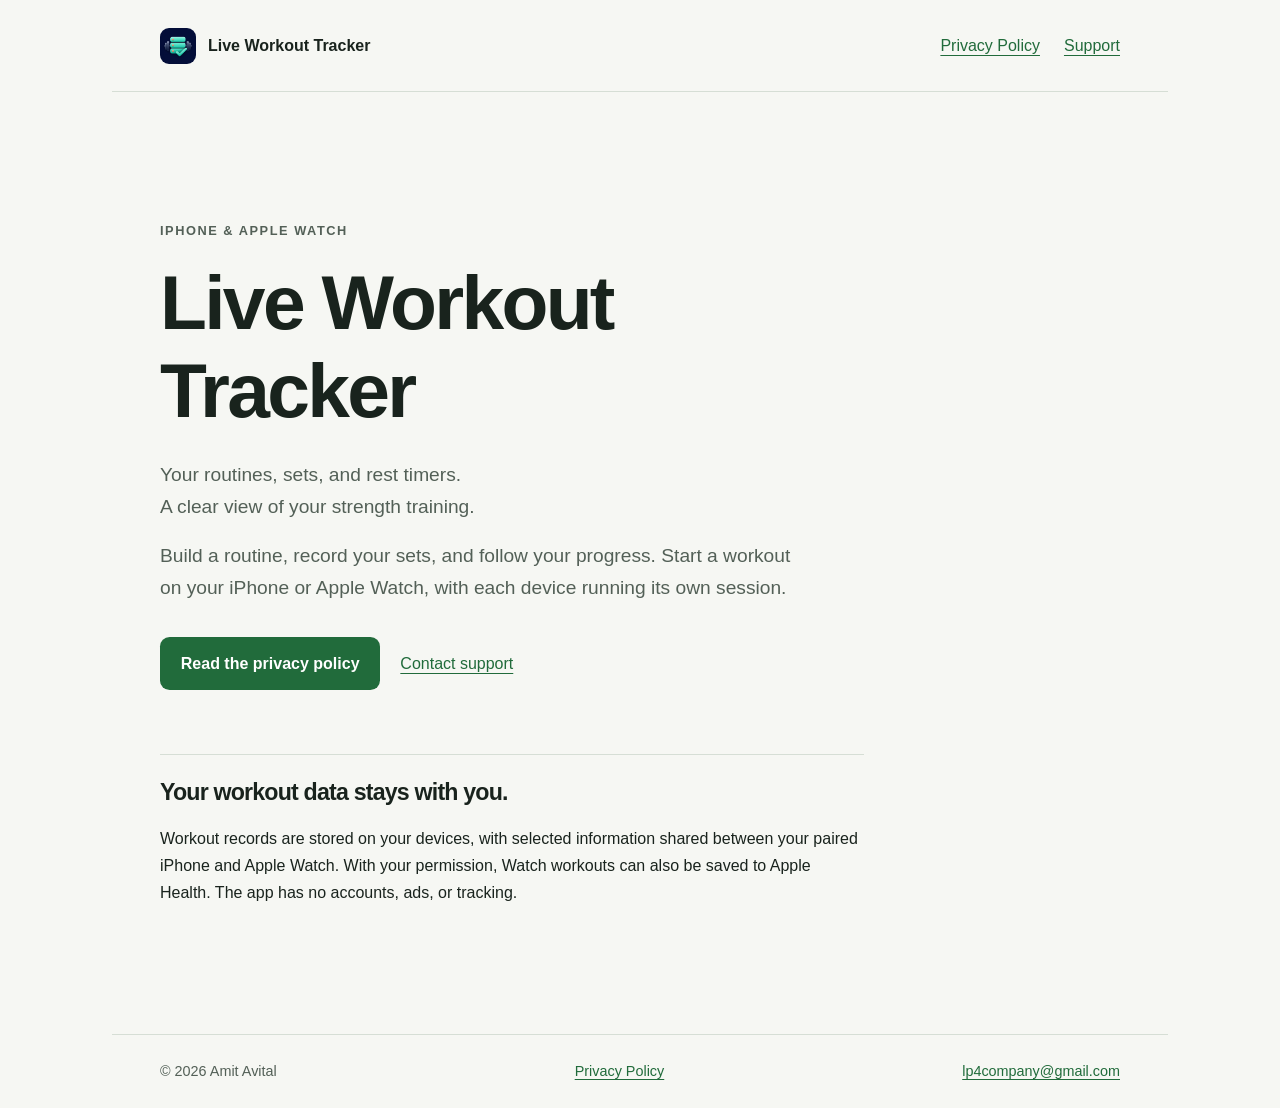
<file: index.html>
<!doctype html>
<html lang="en">
<head>
  <meta charset="utf-8">
  <meta name="viewport" content="width=device-width, initial-scale=1">
  <meta name="description" content="Track strength workouts, sets, and rest on iPhone and Apple Watch. Read the Live Workout Tracker privacy policy or contact support.">
  <meta name="referrer" content="no-referrer">
  <title>Live Workout Tracker — iPhone & Apple Watch</title>
  <link rel="canonical" href="https://amit-avital.github.io/live-workout-tracker/">
  <link rel="icon" type="image/png" href="./assets/app-icon.png">
  <link rel="stylesheet" href="./assets/styles.css">
</head>
<body>
  <a class="skip-link" href="#main">Skip to content</a>
  <header class="site-header">
    <a class="brand" href="./"><img src="./assets/app-icon.png" alt="" width="36" height="36">Live Workout Tracker</a>
    <nav aria-label="Main navigation"><a href="./privacy/">Privacy Policy</a><a href="./contact/">Support</a></nav>
  </header>
  <main id="main" tabindex="-1" class="">
    <section class="intro" aria-labelledby="app-title">
      <p class="eyebrow">iPhone &amp; Apple Watch</p>
      <h1 id="app-title">Live Workout Tracker</h1>
      <p>Your routines, sets, and rest timers.<br>A clear view of your strength training.</p>
      <p>Build a routine, record your sets, and follow your progress. Start a workout on your iPhone or Apple Watch, with each device running its own session.</p>
      <div class="actions"><a class="button" href="./privacy/">Read the privacy policy</a><a href="./contact/">Contact support</a></div>
    </section>
    <section class="privacy-note" aria-labelledby="privacy-title">
      <h2 id="privacy-title">Your workout data stays with you.</h2>
      <p>Workout records are stored on your devices, with selected information shared between your paired iPhone and Apple Watch. With your permission, Watch workouts can also be saved to Apple Health. The app has no accounts, ads, or tracking.</p>
    </section>
  </main>
  <footer class="site-footer"><span>© 2026 Amit Avital</span><a href="./privacy/">Privacy Policy</a><a href="./contact/">lp4company@gmail.com</a></footer>
</body>
</html>
</file>
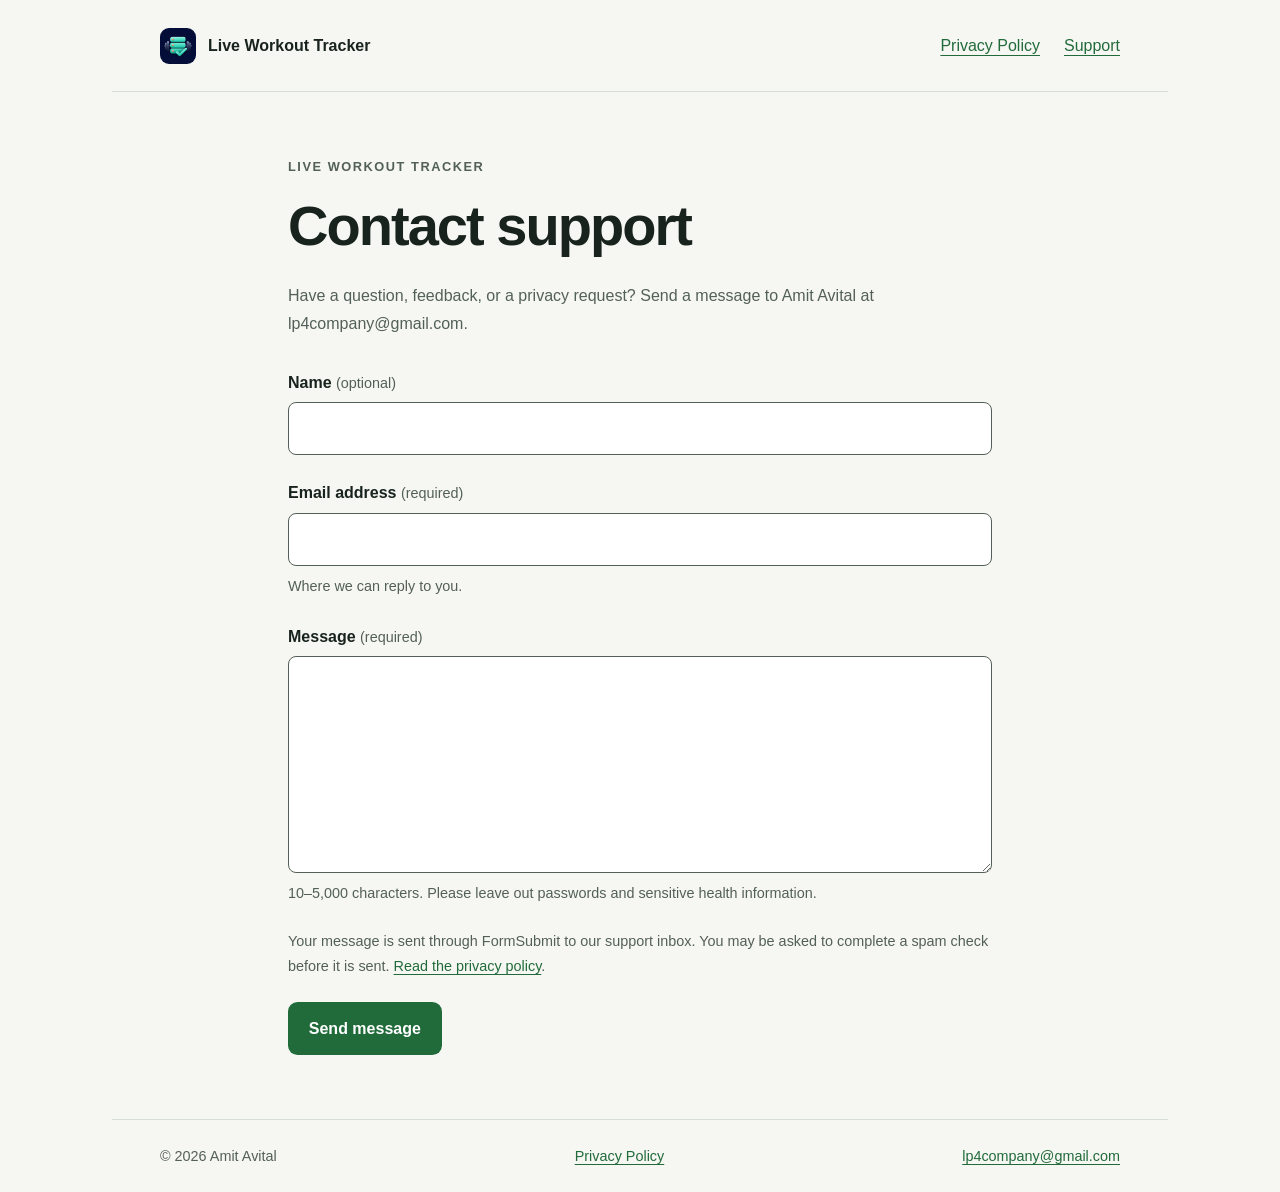
<file: contact/index.html>
<!doctype html>
<html lang="en">
<head>
  <meta charset="utf-8">
  <meta name="viewport" content="width=device-width, initial-scale=1">
  <meta name="description" content="Contact Amit Avital for Live Workout Tracker support, feedback, or privacy requests.">
  <meta name="referrer" content="strict-origin-when-cross-origin">
  <title>Contact support — Live Workout Tracker</title>
  <link rel="canonical" href="https://amit-avital.github.io/live-workout-tracker/contact/">
  <link rel="icon" type="image/png" href="../assets/app-icon.png">
  <link rel="stylesheet" href="../assets/styles.css">
</head>
<body>
  <a class="skip-link" href="#main">Skip to content</a>
  <header class="site-header">
    <a class="brand" href="../"><img src="../assets/app-icon.png" alt="" width="36" height="36">Live Workout Tracker</a>
    <nav aria-label="Main navigation"><a href="../privacy/">Privacy Policy</a><a href="../contact/" aria-current="page">Support</a></nav>
  </header>
  <main id="main" tabindex="-1" class="contact">
    <p class="eyebrow">Live Workout Tracker</p>
    <h1>Contact support</h1>
    <p class="contact-intro">Have a question, feedback, or a privacy request? Send a message to Amit Avital at lp4company@gmail.com.</p>
    <form action="https://formsubmit.co/lp4company@gmail.com" method="POST" accept-charset="UTF-8" aria-label="Contact support" aria-describedby="form-privacy">
      <input type="hidden" name="_subject" value="Live Workout Tracker — support request">
      <input type="hidden" name="_template" value="table">
      <input type="hidden" name="_url" value="https://amit-avital.github.io/live-workout-tracker/contact/">
      <input type="hidden" name="_next" value="https://amit-avital.github.io/live-workout-tracker/contact/thanks/">
      <div class="form-honeypot" aria-hidden="true"><label for="website">Leave this empty</label><input id="website" type="text" name="_honey" tabindex="-1" autocomplete="off"></div>
      <div class="form-field">
        <label for="name">Name <span class="optional">(optional)</span></label>
        <input id="name" name="name" type="text" autocomplete="name" maxlength="100">
      </div>
      <div class="form-field">
        <label for="email">Email address <span class="required">(required)</span></label>
        <input id="email" name="email" type="email" autocomplete="email" inputmode="email" autocapitalize="none" spellcheck="false" maxlength="254" required aria-describedby="email-hint">
        <p id="email-hint" class="field-hint">Where we can reply to you.</p>
      </div>
      <div class="form-field">
        <label for="message">Message <span class="required">(required)</span></label>
        <textarea id="message" name="message" rows="7" minlength="10" maxlength="5000" required aria-describedby="message-hint"></textarea>
        <p id="message-hint" class="field-hint">10–5,000 characters. Please leave out passwords and sensitive health information.</p>
      </div>
      <p id="form-privacy" class="field-hint">Your message is sent through FormSubmit to our support inbox. You may be asked to complete a spam check before it is sent. <a href="../privacy/">Read the privacy policy</a>.</p>
      <button class="button" type="submit">Send message</button>
    </form>
  </main>
  <footer class="site-footer"><span>© 2026 Amit Avital</span><a href="../privacy/">Privacy Policy</a><a href="../contact/">lp4company@gmail.com</a></footer>
</body>
</html>
</file>
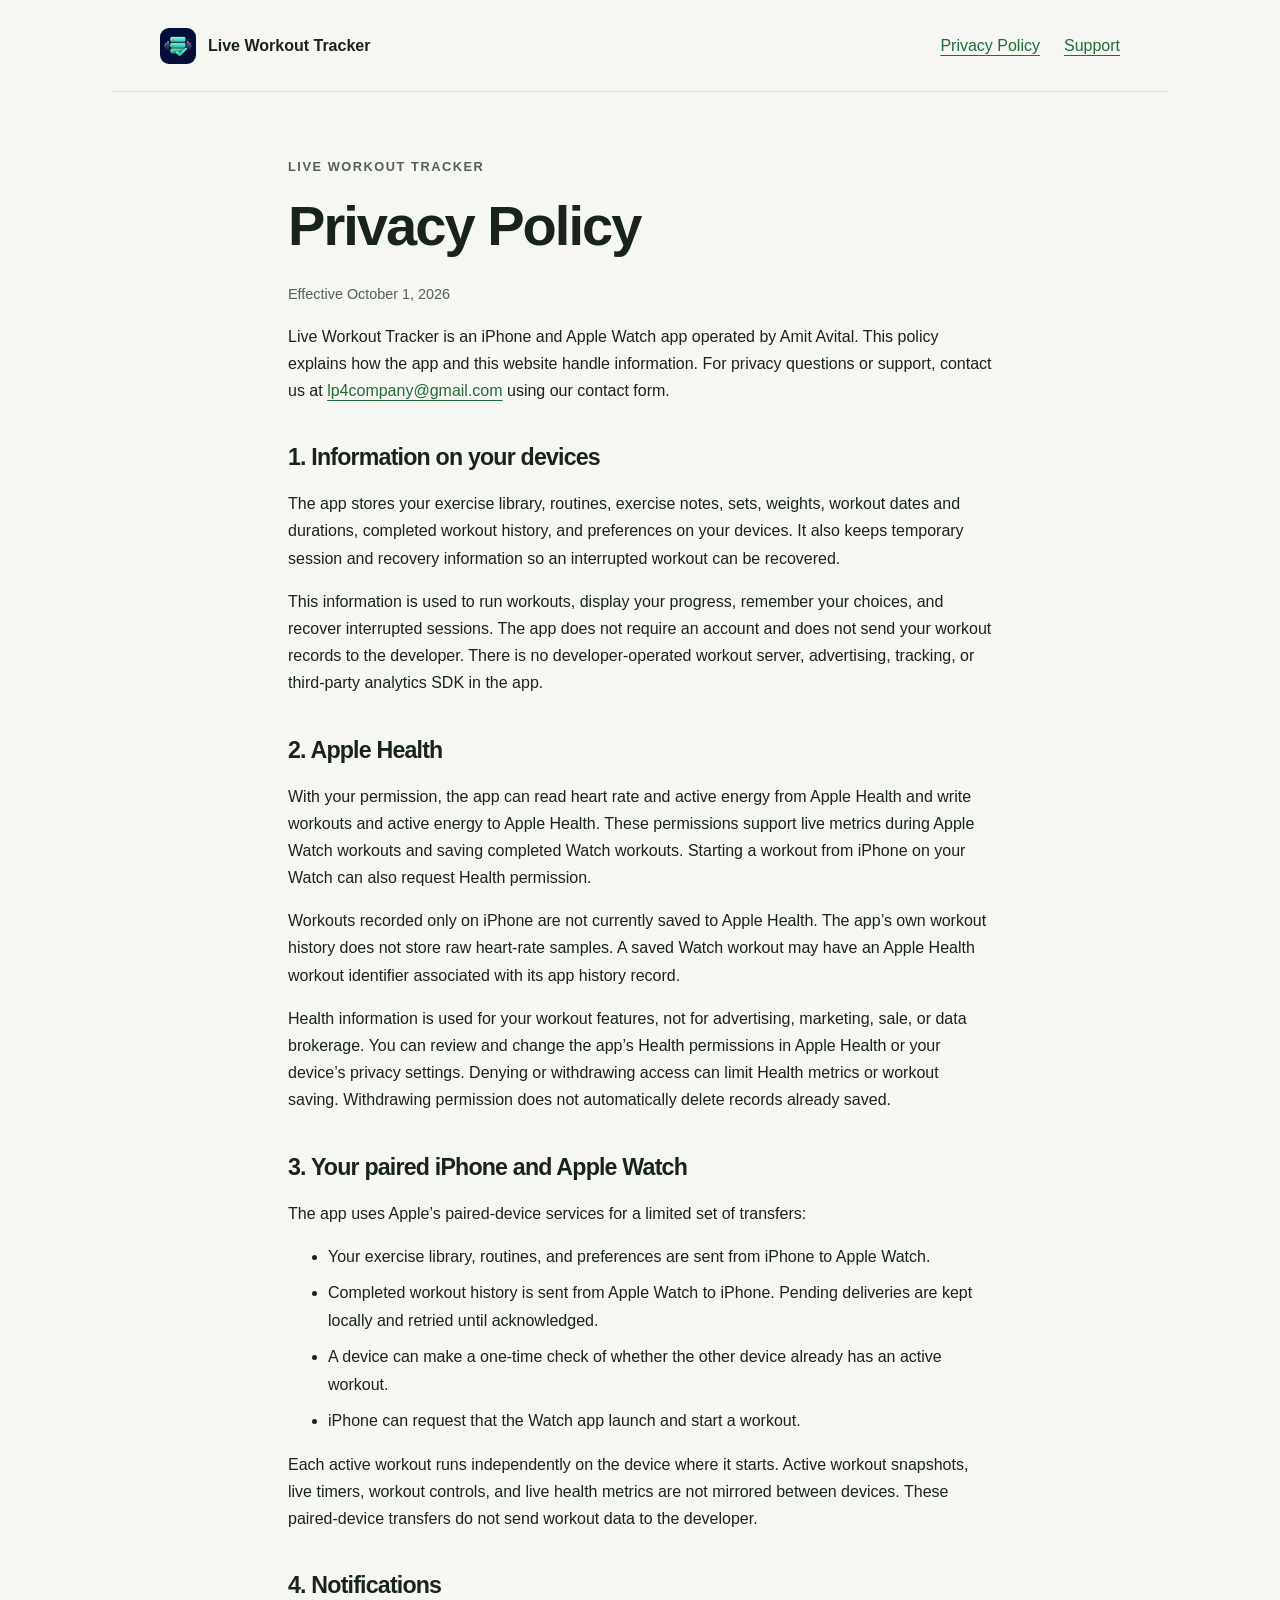
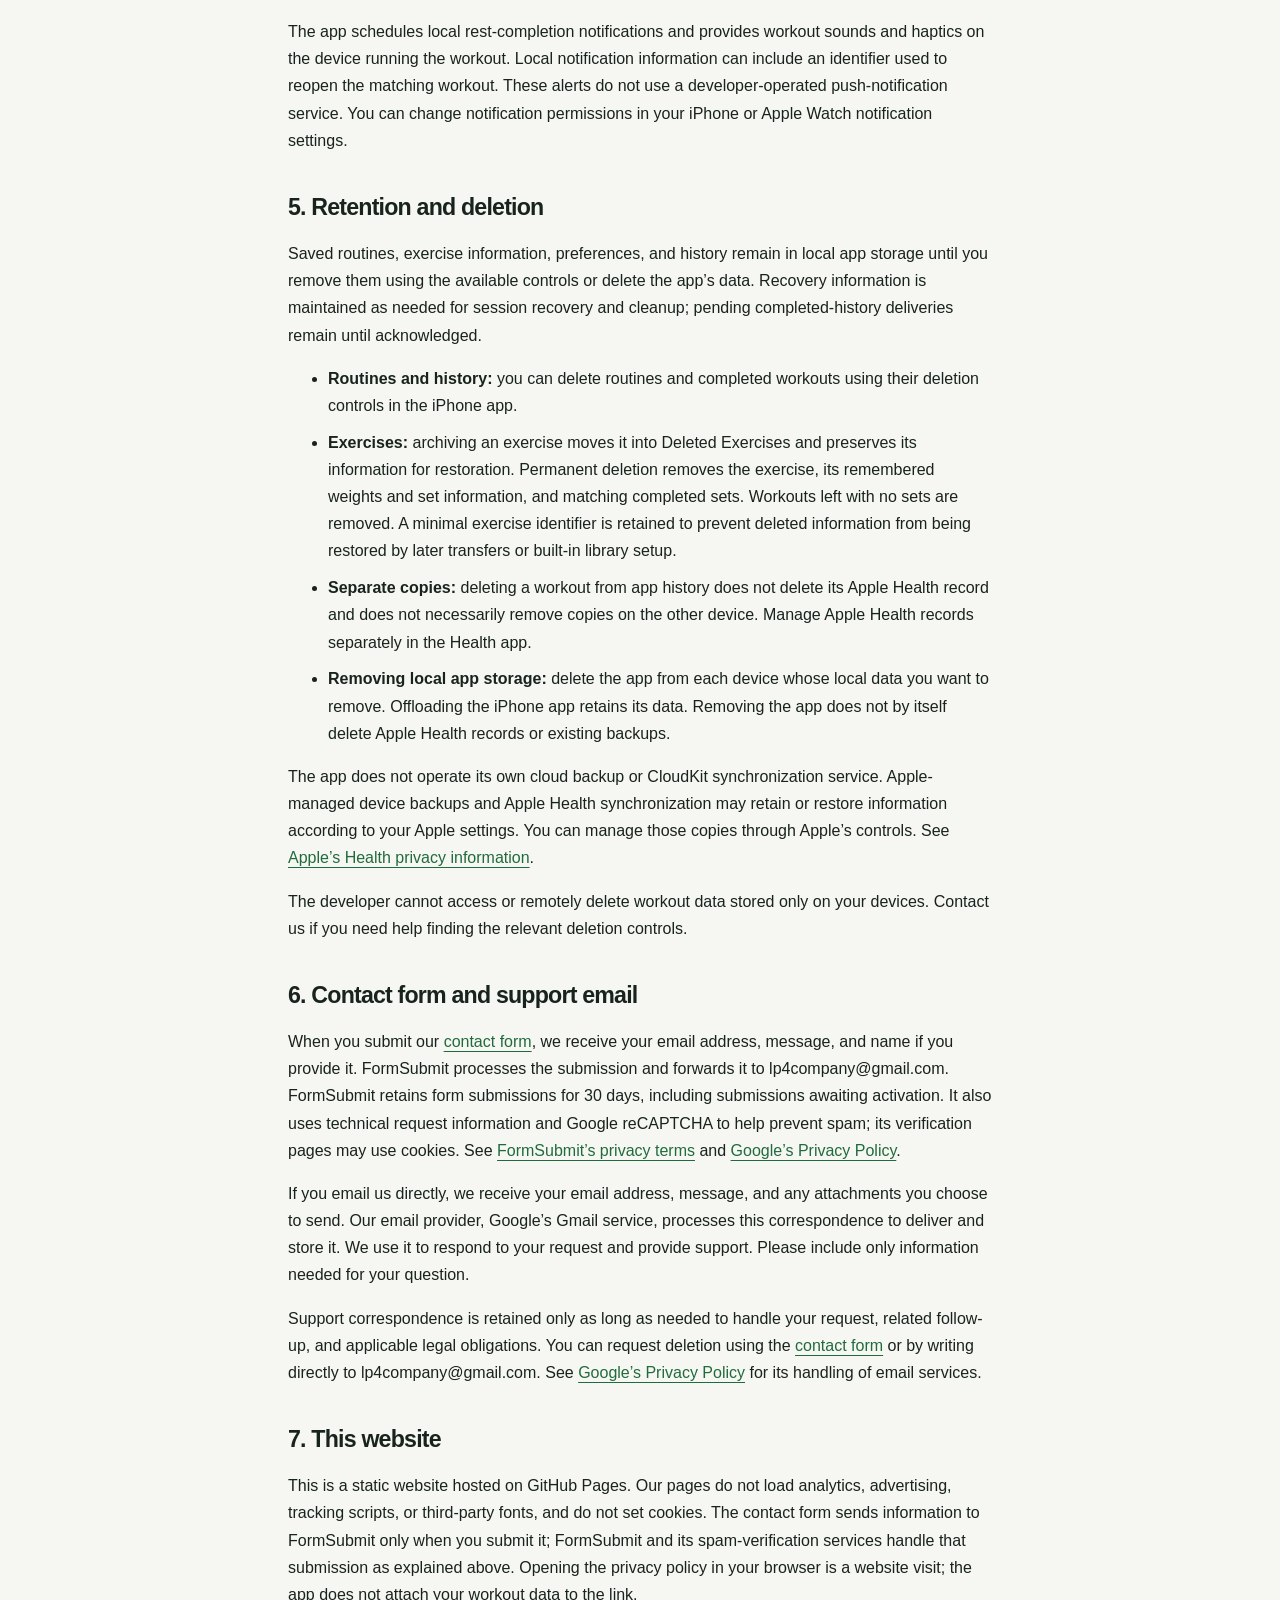
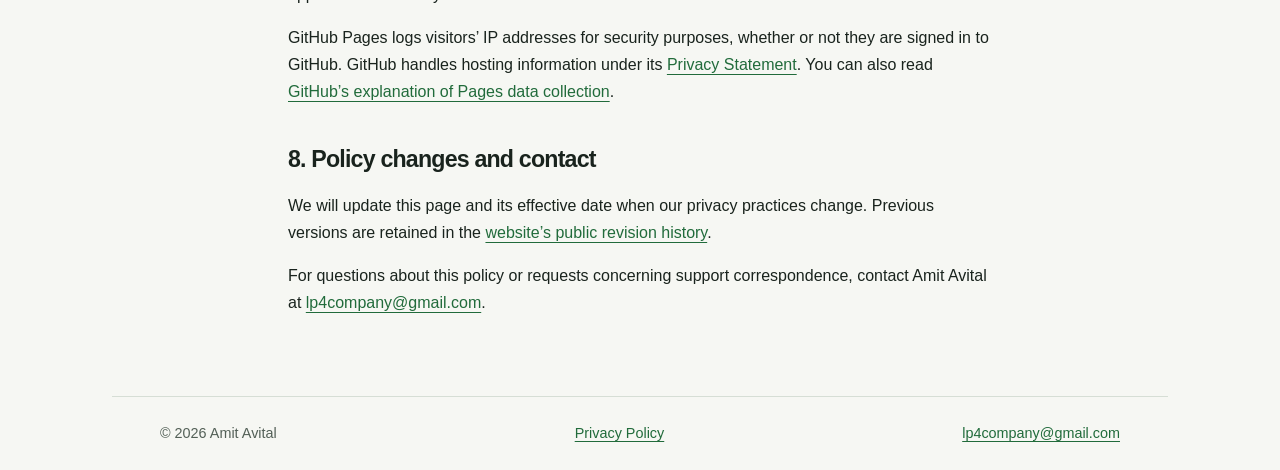
<file: privacy/index.html>
<!doctype html>
<html lang="en">
<head>
  <meta charset="utf-8">
  <meta name="viewport" content="width=device-width, initial-scale=1">
  <meta name="description" content="How Live Workout Tracker handles workout data, Apple Health permissions, paired-device transfers, deletion, support email, and website visits.">
  <meta name="referrer" content="no-referrer">
  <title>Privacy Policy — Live Workout Tracker</title>
  <link rel="canonical" href="https://amit-avital.github.io/live-workout-tracker/privacy/">
  <link rel="icon" type="image/png" href="../assets/app-icon.png">
  <link rel="stylesheet" href="../assets/styles.css">
</head>
<body>
  <a class="skip-link" href="#main">Skip to content</a>
  <header class="site-header">
    <a class="brand" href="../"><img src="../assets/app-icon.png" alt="" width="36" height="36">Live Workout Tracker</a>
    <nav aria-label="Main navigation"><a href="../privacy/" aria-current="page">Privacy Policy</a><a href="../contact/">Support</a></nav>
  </header>
  <main id="main" tabindex="-1" class="policy">
    <article>
      <p class="eyebrow">Live Workout Tracker</p>
      <h1>Privacy Policy</h1>
      <p class="updated">Effective October 1, 2026</p>
      <p>Live Workout Tracker is an iPhone and Apple Watch app operated by Amit Avital. This policy explains how the app and this website handle information. For privacy questions or support, contact us at <a href="../contact/">lp4company@gmail.com</a> using our contact form.</p>
      <h2>1. Information on your devices</h2>
      <p>The app stores your exercise library, routines, exercise notes, sets, weights, workout dates and durations, completed workout history, and preferences on your devices. It also keeps temporary session and recovery information so an interrupted workout can be recovered.</p>
      <p>This information is used to run workouts, display your progress, remember your choices, and recover interrupted sessions. The app does not require an account and does not send your workout records to the developer. There is no developer-operated workout server, advertising, tracking, or third-party analytics SDK in the app.</p>
      <h2>2. Apple Health</h2>
      <p>With your permission, the app can read heart rate and active energy from Apple Health and write workouts and active energy to Apple Health. These permissions support live metrics during Apple Watch workouts and saving completed Watch workouts. Starting a workout from iPhone on your Watch can also request Health permission.</p>
      <p>Workouts recorded only on iPhone are not currently saved to Apple Health. The app’s own workout history does not store raw heart-rate samples. A saved Watch workout may have an Apple Health workout identifier associated with its app history record.</p>
      <p>Health information is used for your workout features, not for advertising, marketing, sale, or data brokerage. You can review and change the app’s Health permissions in Apple Health or your device’s privacy settings. Denying or withdrawing access can limit Health metrics or workout saving. Withdrawing permission does not automatically delete records already saved.</p>
      <h2>3. Your paired iPhone and Apple Watch</h2>
      <p>The app uses Apple’s paired-device services for a limited set of transfers:</p>
      <ul>
        <li>Your exercise library, routines, and preferences are sent from iPhone to Apple Watch.</li>
        <li>Completed workout history is sent from Apple Watch to iPhone. Pending deliveries are kept locally and retried until acknowledged.</li>
        <li>A device can make a one-time check of whether the other device already has an active workout.</li>
        <li>iPhone can request that the Watch app launch and start a workout.</li>
      </ul>
      <p>Each active workout runs independently on the device where it starts. Active workout snapshots, live timers, workout controls, and live health metrics are not mirrored between devices. These paired-device transfers do not send workout data to the developer.</p>
      <h2>4. Notifications</h2>
      <p>The app schedules local rest-completion notifications and provides workout sounds and haptics on the device running the workout. Local notification information can include an identifier used to reopen the matching workout. These alerts do not use a developer-operated push-notification service. You can change notification permissions in your iPhone or Apple Watch notification settings.</p>
      <h2>5. Retention and deletion</h2>
      <p>Saved routines, exercise information, preferences, and history remain in local app storage until you remove them using the available controls or delete the app’s data. Recovery information is maintained as needed for session recovery and cleanup; pending completed-history deliveries remain until acknowledged.</p>
      <ul>
        <li><strong>Routines and history:</strong> you can delete routines and completed workouts using their deletion controls in the iPhone app.</li>
        <li><strong>Exercises:</strong> archiving an exercise moves it into Deleted Exercises and preserves its information for restoration. Permanent deletion removes the exercise, its remembered weights and set information, and matching completed sets. Workouts left with no sets are removed. A minimal exercise identifier is retained to prevent deleted information from being restored by later transfers or built-in library setup.</li>
        <li><strong>Separate copies:</strong> deleting a workout from app history does not delete its Apple Health record and does not necessarily remove copies on the other device. Manage Apple Health records separately in the Health app.</li>
        <li><strong>Removing local app storage:</strong> delete the app from each device whose local data you want to remove. Offloading the iPhone app retains its data. Removing the app does not by itself delete Apple Health records or existing backups.</li>
      </ul>
      <p>The app does not operate its own cloud backup or CloudKit synchronization service. Apple-managed device backups and Apple Health synchronization may retain or restore information according to your Apple settings. You can manage those copies through Apple’s controls. See <a href="https://www.apple.com/legal/privacy/data/en/health-app/">Apple’s Health privacy information</a>.</p>
      <p>The developer cannot access or remotely delete workout data stored only on your devices. Contact us if you need help finding the relevant deletion controls.</p>
      <h2>6. Contact form and support email</h2>
      <p>When you submit our <a href="../contact/">contact form</a>, we receive your email address, message, and name if you provide it. FormSubmit processes the submission and forwards it to lp4company@gmail.com. FormSubmit retains form submissions for 30 days, including submissions awaiting activation. It also uses technical request information and Google reCAPTCHA to help prevent spam; its verification pages may use cookies. See <a href="https://formsubmit.co/privacy.pdf">FormSubmit’s privacy terms</a> and <a href="https://policies.google.com/privacy">Google’s Privacy Policy</a>.</p>
      <p>If you email us directly, we receive your email address, message, and any attachments you choose to send. Our email provider, Google’s Gmail service, processes this correspondence to deliver and store it. We use it to respond to your request and provide support. Please include only information needed for your question.</p>
      <p>Support correspondence is retained only as long as needed to handle your request, related follow-up, and applicable legal obligations. You can request deletion using the <a href="../contact/">contact form</a> or by writing directly to lp4company@gmail.com. See <a href="https://policies.google.com/privacy">Google’s Privacy Policy</a> for its handling of email services.</p>
      <h2>7. This website</h2>
      <p>This is a static website hosted on GitHub Pages. Our pages do not load analytics, advertising, tracking scripts, or third-party fonts, and do not set cookies. The contact form sends information to FormSubmit only when you submit it; FormSubmit and its spam-verification services handle that submission as explained above. Opening the privacy policy in your browser is a website visit; the app does not attach your workout data to the link.</p>
      <p>GitHub Pages logs visitors’ IP addresses for security purposes, whether or not they are signed in to GitHub. GitHub handles hosting information under its <a href="https://docs.github.com/en/site-policy/privacy-policies/github-general-privacy-statement">Privacy Statement</a>. You can also read <a href="https://docs.github.com/en/pages/getting-started-with-github-pages/what-is-github-pages#data-collection">GitHub’s explanation of Pages data collection</a>.</p>
      <h2>8. Policy changes and contact</h2>
      <p>We will update this page and its effective date when our privacy practices change. Previous versions are retained in the <a href="https://github.com/Amit-Avital/live-workout-tracker/commits/main/privacy/index.html">website’s public revision history</a>.</p>
      <p>For questions about this policy or requests concerning support correspondence, contact Amit Avital at <a href="../contact/">lp4company@gmail.com</a>.</p>
    </article>
  </main>
  <footer class="site-footer"><span>© 2026 Amit Avital</span><a href="../privacy/">Privacy Policy</a><a href="../contact/">lp4company@gmail.com</a></footer>
</body>
</html>
</file>
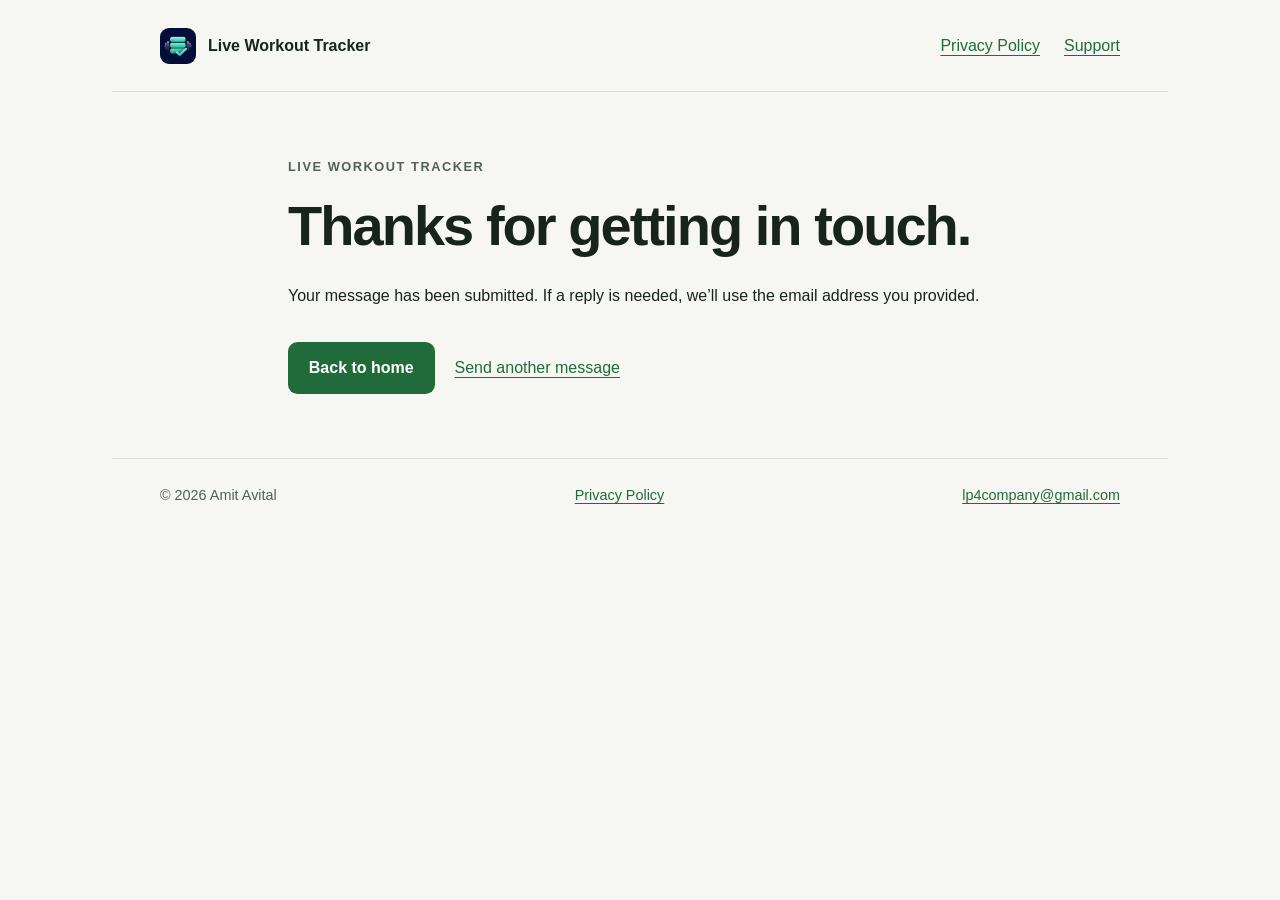
<file: contact/thanks/index.html>
<!doctype html>
<html lang="en">
<head>
  <meta charset="utf-8">
  <meta name="viewport" content="width=device-width, initial-scale=1">
  <meta name="description" content="Thank you for contacting Live Workout Tracker support.">
  <meta name="referrer" content="no-referrer">
  <meta name="robots" content="noindex">
  <title>Message submitted — Live Workout Tracker</title>
  <link rel="canonical" href="https://amit-avital.github.io/live-workout-tracker/contact/thanks/">
  <link rel="icon" type="image/png" href="../../assets/app-icon.png">
  <link rel="stylesheet" href="../../assets/styles.css">
</head>
<body>
  <a class="skip-link" href="#main">Skip to content</a>
  <header class="site-header">
    <a class="brand" href="../../"><img src="../../assets/app-icon.png" alt="" width="36" height="36">Live Workout Tracker</a>
    <nav aria-label="Main navigation"><a href="../../privacy/">Privacy Policy</a><a href="../../contact/" aria-current="page">Support</a></nav>
  </header>
  <main id="main" tabindex="-1" class="contact">
    <p class="eyebrow">Live Workout Tracker</p>
    <h1>Thanks for getting in touch.</h1>
    <p>Your message has been submitted. If a reply is needed, we’ll use the email address you provided.</p>
    <div class="actions"><a class="button" href="../../">Back to home</a><a href="../">Send another message</a></div>
  </main>
  <footer class="site-footer"><span>© 2026 Amit Avital</span><a href="../../privacy/">Privacy Policy</a><a href="../../contact/">lp4company@gmail.com</a></footer>
</body>
</html>
</file>
<file: assets/styles.css>
/* Shared design tokens. Keep policy contrast and reading width accessible. */
:root {
  color-scheme: light dark;
  --background: #f6f7f3;
  --surface: #ffffff;
  --text: #19231d;
  --muted: #536057;
  --accent: #216b3b;
  --line: #d6ded5;
  --font: -apple-system, BlinkMacSystemFont, "Segoe UI", sans-serif;
  --reading-width: 44rem;
  --page-width: 66rem;
  --space: clamp(1.25rem, 4vw, 3rem);
}
* { box-sizing: border-box; }
html { font: 100%/1.7 var(--font); }
body { margin: 0; background: var(--background); color: var(--text); }
a { color: var(--accent); text-underline-offset: .22em; }
a:hover { text-decoration-thickness: .12em; }
a:focus-visible, button:focus-visible, input:focus-visible, textarea:focus-visible { outline: 3px solid var(--accent); outline-offset: 5px; border-radius: 2px; }
.skip-link { position: absolute; top: -6rem; left: 1rem; background: var(--surface); padding: .5rem 1rem; z-index: 2; }
.skip-link:focus { top: 1rem; }
.site-header, .site-footer { max-width: var(--page-width); margin: auto; padding: 1.5rem var(--space); display: flex; align-items: center; justify-content: space-between; gap: 1rem; flex-wrap: wrap; }
.site-header { border-bottom: 1px solid var(--line); }
.brand { display: inline-flex; align-items: center; gap: .75rem; font-size: 1rem; font-weight: 650; color: var(--text); text-decoration: none; }
.brand img { width: 36px; height: 36px; border-radius: 9px; }
nav { display: flex; gap: 1.5rem; flex-wrap: wrap; }
nav a { padding-block: .5rem; }
main { max-width: var(--page-width); margin: auto; padding: clamp(3rem, 9vw, 7rem) var(--space); }
h1, h2 { line-height: 1.15; letter-spacing: -.035em; font-weight: 650; text-wrap: balance; }
h1 { font-size: clamp(2.4rem, 7vw, 4.8rem); margin: 1rem 0 1.5rem; }
h2 { font-size: 1.45rem; margin-top: 2.5rem; }
p { margin: 1rem 0; }
.eyebrow { color: var(--muted); font-size: .8rem; font-weight: 650; letter-spacing: .12em; text-transform: uppercase; }
.intro { max-width: 40rem; }
.intro > p:not(.eyebrow) { font-size: 1.2rem; color: var(--muted); }
.actions { display: flex; flex-wrap: wrap; gap: 1.25rem; align-items: center; margin-top: 2rem; }
.button { border: 0; font: inherit; cursor: pointer; display: inline-block; padding: .8rem 1.3rem; background: var(--accent); color: white; border-radius: .6rem; text-decoration: none; font-weight: 600; }
.privacy-note { margin-top: 4rem; padding-top: 1.5rem; border-top: 1px solid var(--line); max-width: var(--reading-width); }
.privacy-note h2 { margin-top: 0; }
.policy { max-width: calc(var(--reading-width) + 2 * var(--space)); padding-top: 3rem; padding-bottom: 4rem; }
.policy h1 { font-size: clamp(2.4rem, 6vw, 3.5rem); }
.policy .updated, .site-footer { color: var(--muted); font-size: .9rem; }
.policy li { margin-block: .6rem; }
.policy a, .site-footer a { overflow-wrap: anywhere; }
.site-footer { border-top: 1px solid var(--line); }
@media (prefers-color-scheme: dark) {
  :root { --background: #121813; --surface: #1b251d; --text: #edf3ed; --muted: #b2c0b4; --accent: #95e1a5; --line: #334537; }
  .button { color: #132818; }
}
@media (max-width: 30rem) {
  .site-header { align-items: flex-start; }
  nav { gap: 1rem; }
}
@media print {
  :root { --background: white; --text: black; --muted: #333; --accent: black; --line: #bbb; }
  html { font-size: 11pt; }
  nav, .skip-link { display: none; }
  main, .policy { max-width: none; padding: 1rem 0; }
  .site-header, .site-footer { padding: .5rem 0; }
  h2 { break-after: avoid; }
  p, li { orphans: 3; widows: 3; }
  a { text-decoration: underline; }
}

/* Contact forms share the policy's readable content width. */
.contact { max-width: calc(var(--reading-width) + 2 * var(--space)); padding-top: 3rem; padding-bottom: 4rem; }
.contact h1 { font-size: clamp(2.4rem, 6vw, 3.5rem); }
.contact-intro { color: var(--muted); }
.contact form { margin-top: 2rem; }
.form-field { margin-bottom: 1.5rem; }
.form-field label { display: block; font-weight: 600; margin-bottom: .4rem; }
.optional, .required { color: var(--muted); font-weight: 400; font-size: .9em; }
input, textarea { display: block; width: 100%; min-width: 0; padding: .75rem; border: 1px solid var(--muted); border-radius: .5rem; font: inherit; color: var(--text); background: var(--surface); }
textarea { resize: vertical; min-height: 10rem; }
.field-hint { color: var(--muted); font-size: .9rem; margin: .5rem 0 0; }
.contact button { margin-top: 1.5rem; min-height: 48px; }
.form-honeypot { display: none; }
</file>
